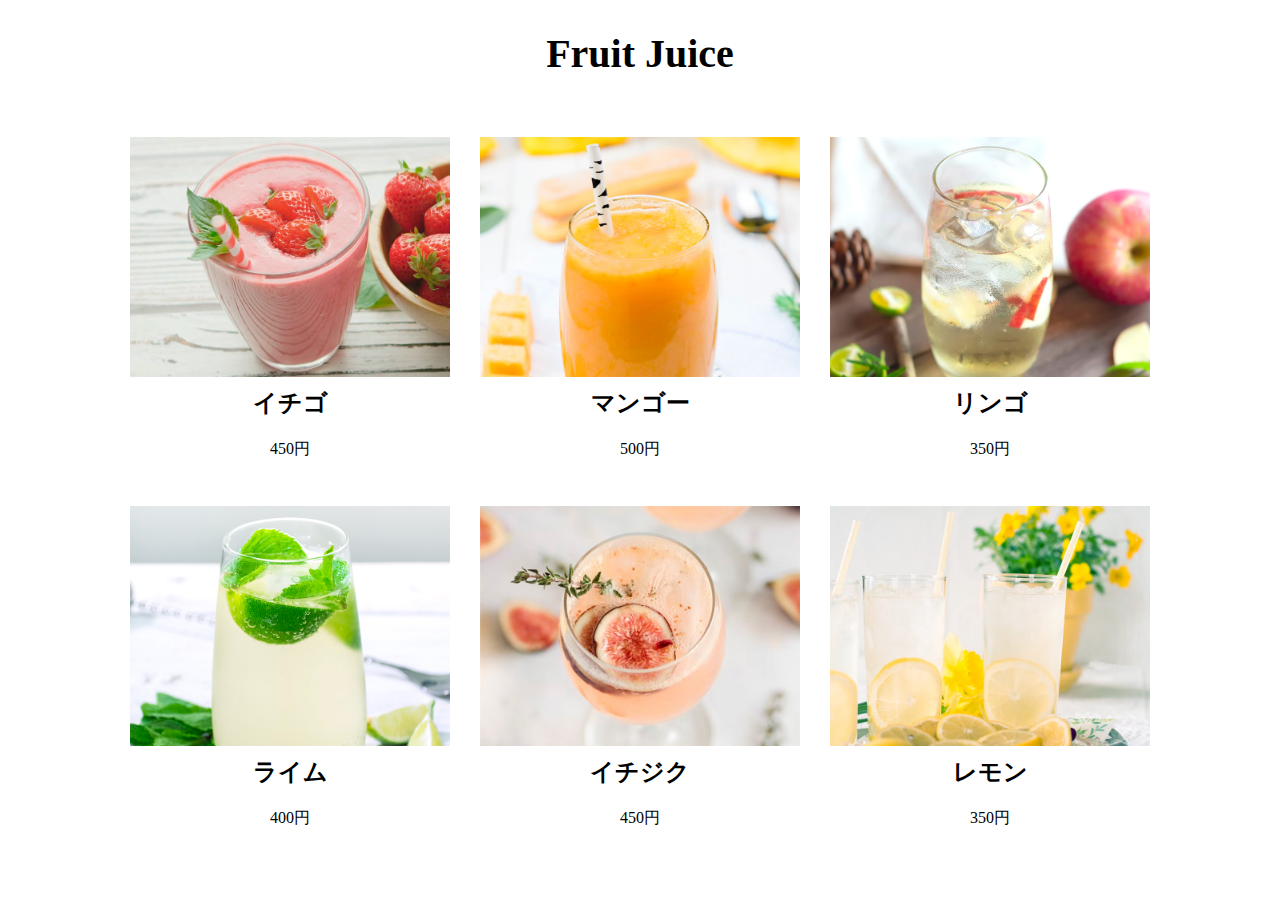
<file: anime/index.html>
<!DOCTYPE html>
<html lang="ja">
<head>
    <meta charset="UTF-8">
    <meta name="viewport" content="width=device-width, initial-scale=1.0">
    <title>Menu List</title>
    <link rel="stylesheet" href="css/style.css">
    <script src="js/script.js" defer></script>
</head>
<body>
    <h1>Fruit Juice</h1>
    <div id="menu"></div>
</body>
</html>
</file>
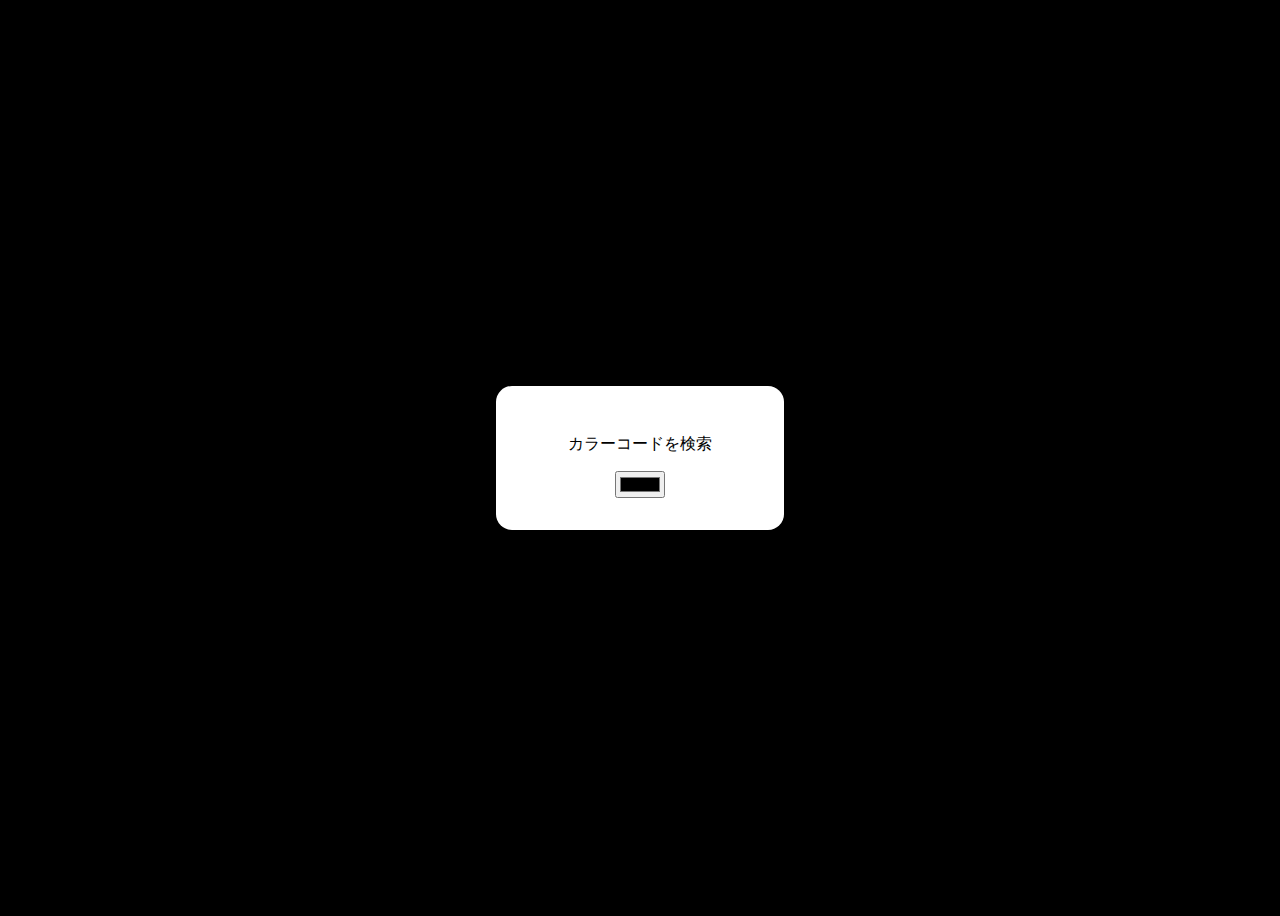
<file: colorpicker/index.html>
<!DOCTYPE html>
<html lang="ja">

<head>
  <meta charset="UTF-8">
  <title>カラーピッカー</title>
  <link rel="stylesheet" href="css/style.css">
</head>

<body>
  <div>
    <p id="colorText">カラーコードを検索</p>
    <input id="colorPicker" type="color">
  </div>
  <script src="./js/index.js" defer></script>
</body>

</html>
</file>
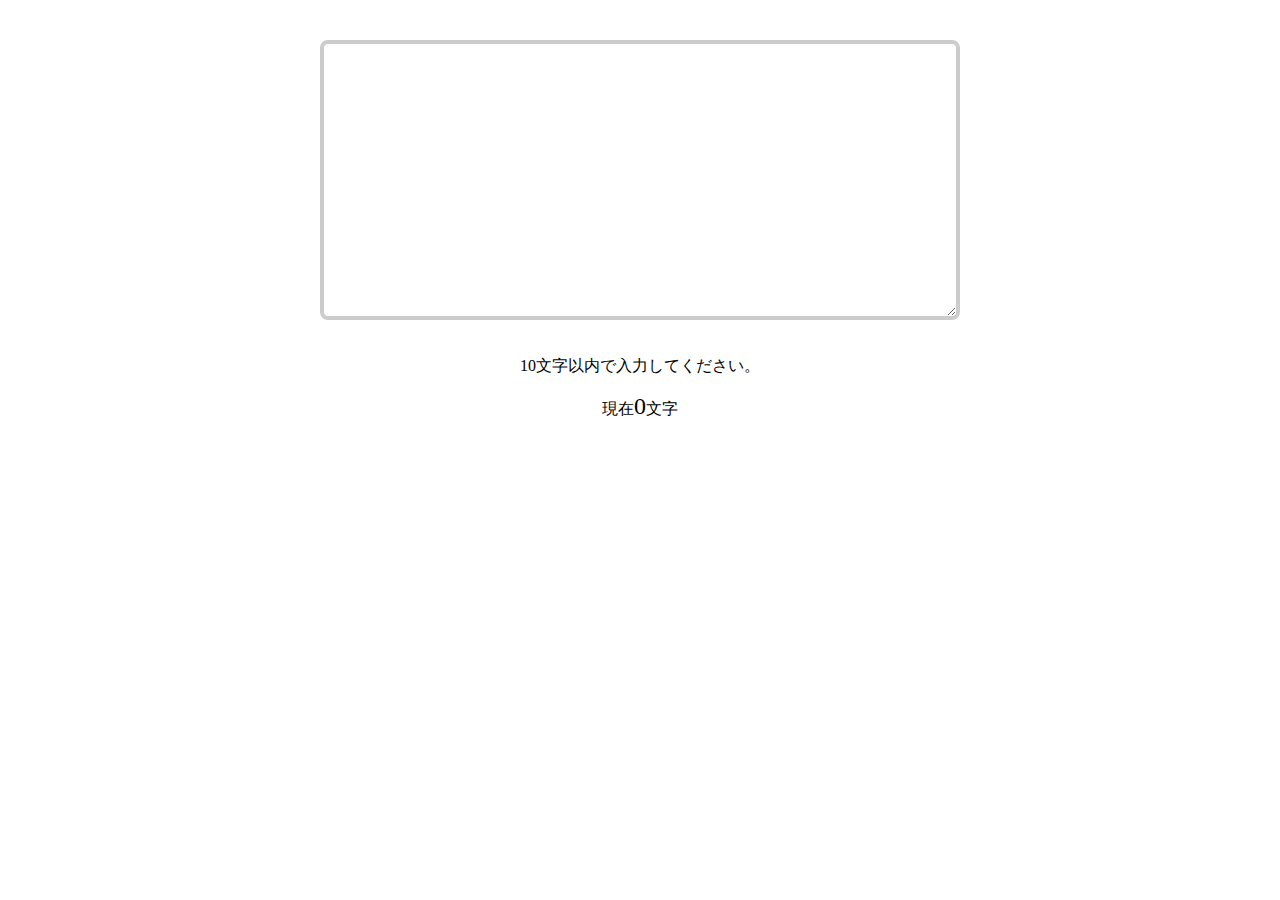
<file: countStr/index.html>
<!DOCTYPE html>
<html lang="ja">

<head>
  <meta charset="UTF-8">
  <meta name="viewport" content="width=device-width, initial-scale=1.0">
  <title>文字を数える</title>
  <link rel="stylesheet" href="./css/style.css">
</head>
<body>
<textarea id="text"></textarea>
<p>10文字以内で入力してください。</p>
<p>現在<span id="count">0</span>文字</p>
  <script src="./js/script.js"></script>
</body>

</html>
</file>
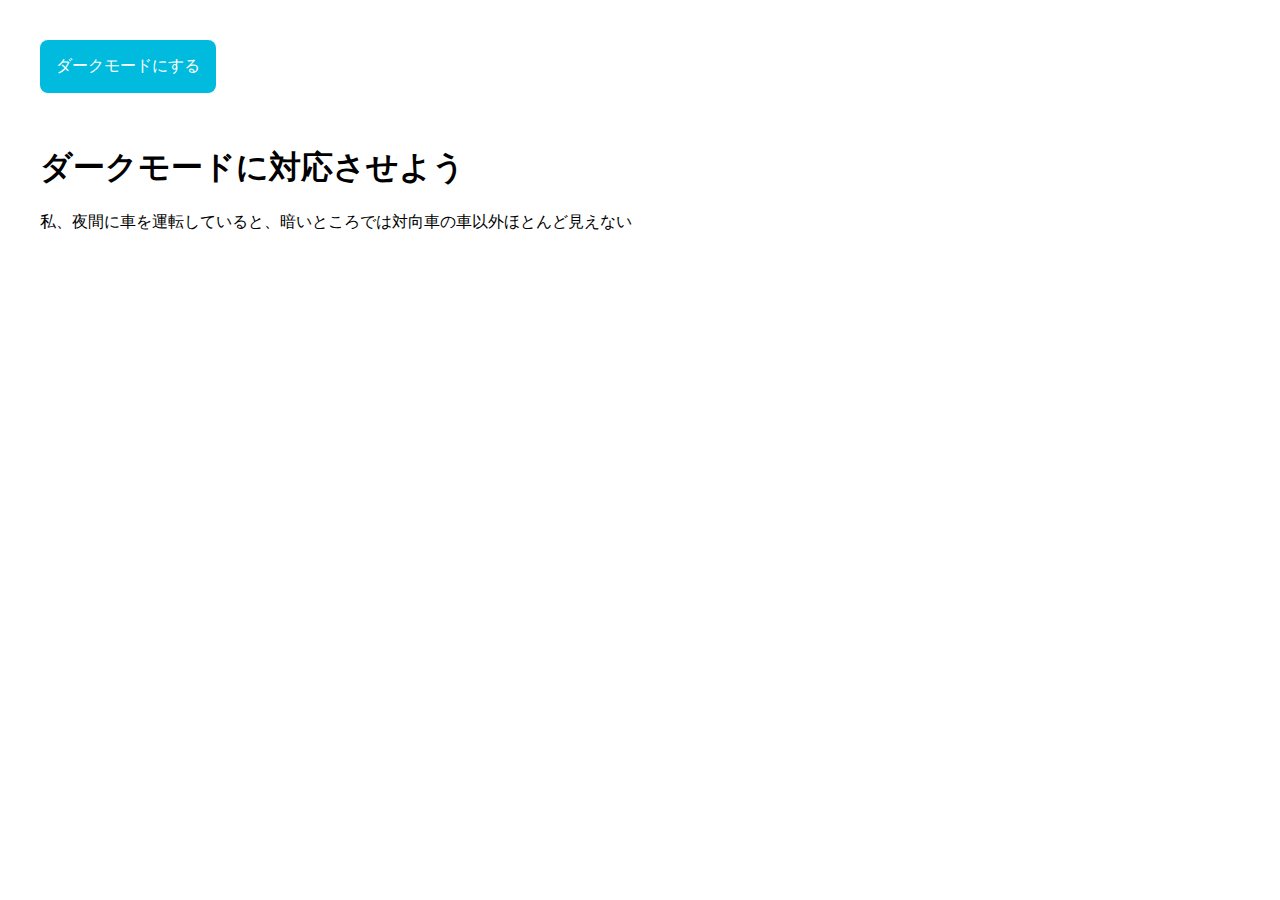
<file: darkmode/index.html>
<!DOCTYPE html>
<html lang="ja">

<head>
  <meta charset="UTF-8">
  <meta name="viewport" content="width=device-width, initial-scale=1.0">
  <title>ダークモード対応</title>
  <link rel="stylesheet" href="./css/style.css">
</head>
<body>
  <button id="btn">ダークモードにする</button>
  <h1>ダークモードに対応させよう</h1>
  <p>私、夜間に車を運転していると、暗いところでは対向車の車以外ほとんど見えない</p>
  <script src="./js/script.js"></script>
</body>

</html>
</file>
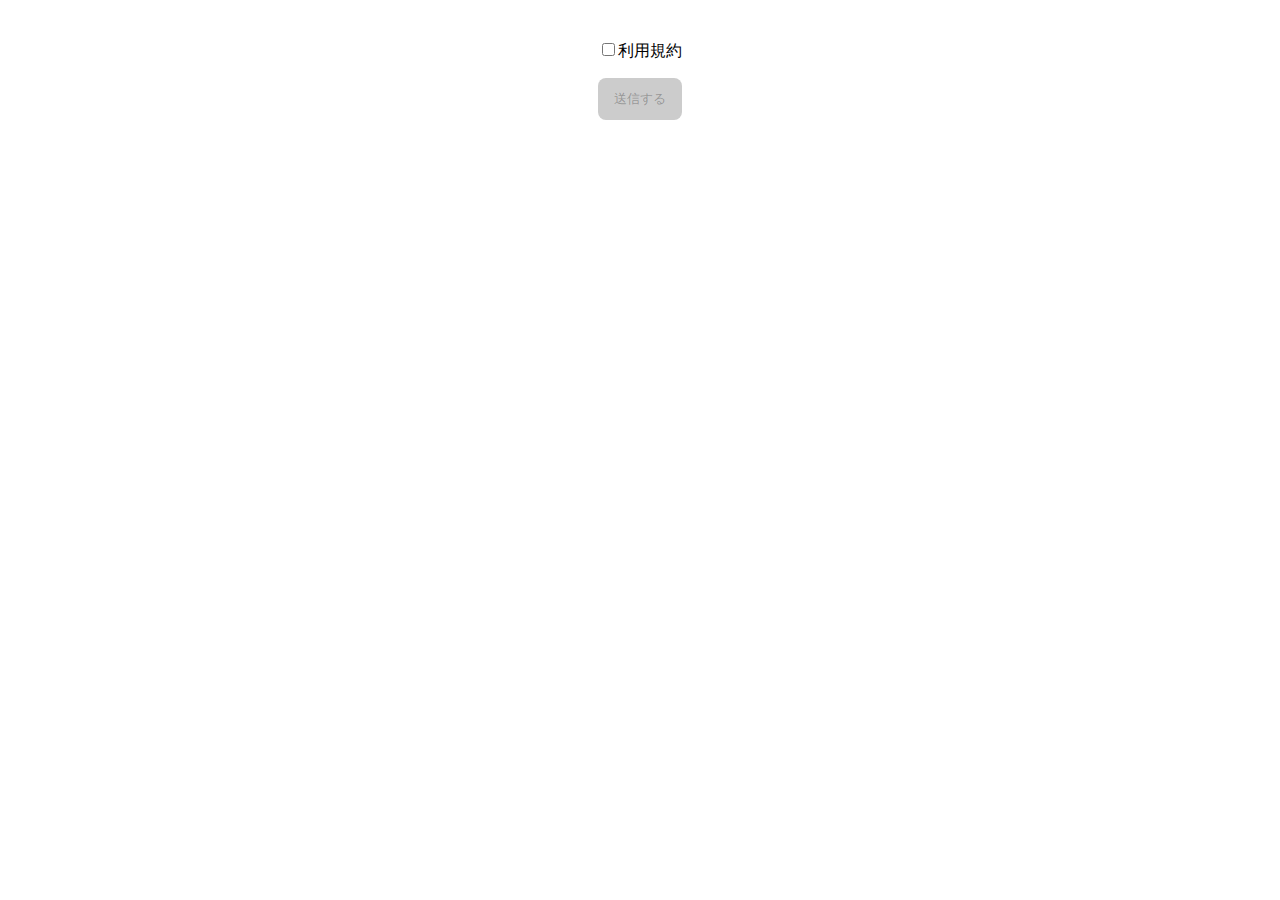
<file: isTermsChecked/index.html>
<!DOCTYPE html>
<html lang="ja">

<head>
  <meta charset="UTF-8">
  <meta name="viewport" content="width=device-width, initial-scale=1.0">
  <title>チェックを入れるとボタンが押せる</title>
  <link rel="stylesheet" href="./css/style.css">
</head>
<body>
<label><input id="check" type="checkbox">利用規約</label>
<input id="btn" type="submit" value="送信する" disabled>
  <script src="./js/script.js"></script>
</body>

</html>
</file>
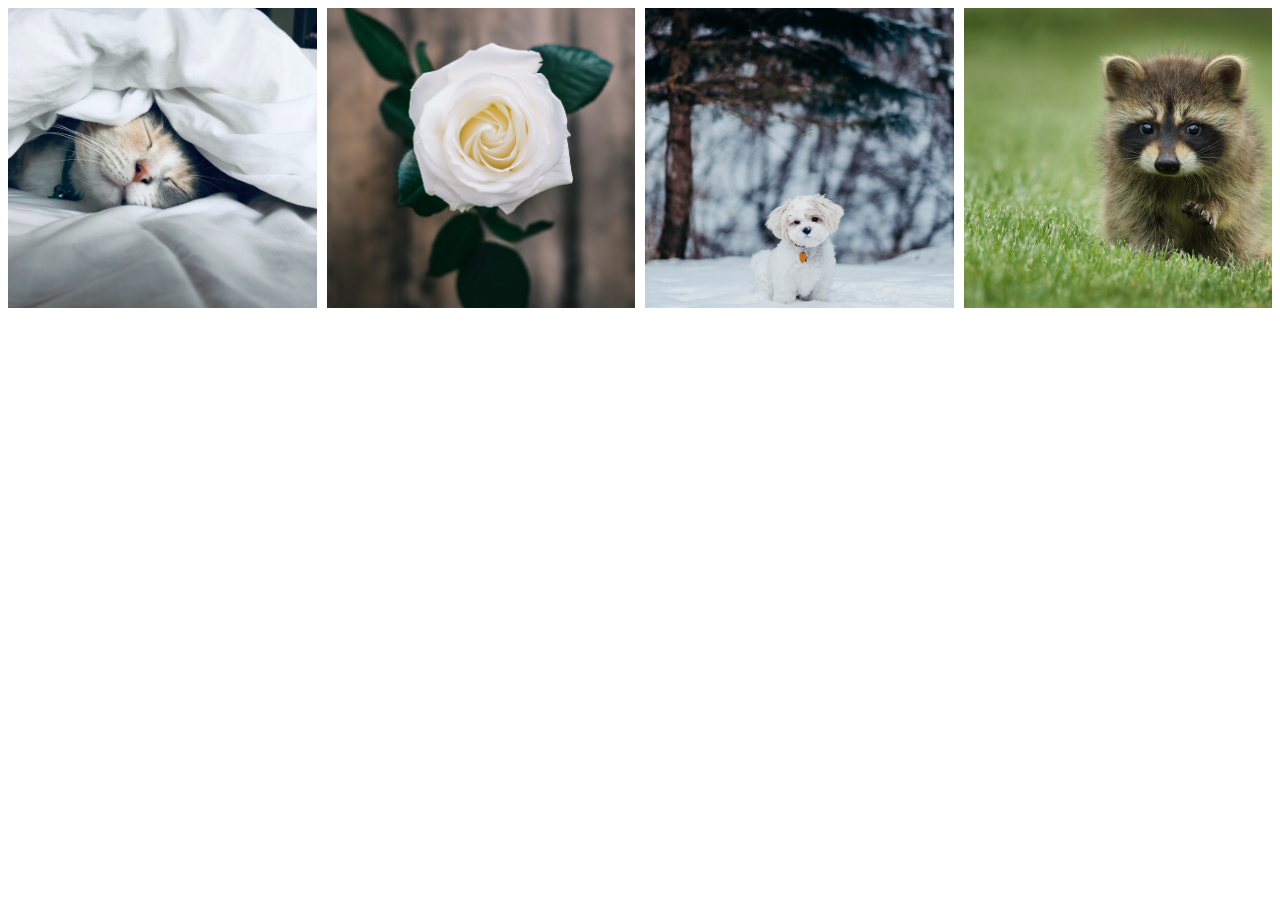
<file: loading/index.html>
<!DOCTYPE html>
<html lang="ja">

<head>
  <meta charset="UTF-8">
  <title>ローディング</title>
  <link rel="stylesheet" href="css/style.css">
</head>

<body>
  <!-- Loading -->

  <div id="loading">
    <img class="spinner" src="images/loading.png" alt="" />
  </div>
  <!-- contents -->
   <div class="gallery">
    <div class="item">
      <img src="images/img1.jpg" alt="">
    </div>
    <div class="item">
      <img src="images/img2.jpg" alt="">
    </div>
    <div class="item">
      <img src="images/img3.jpg" alt="">
    </div>
    <div class="item">
      <img src="images/img4.jpg" alt="">
    </div>
   </div>

  <script src="./js/script.js" defer></script>
</body>

</html>
</file>
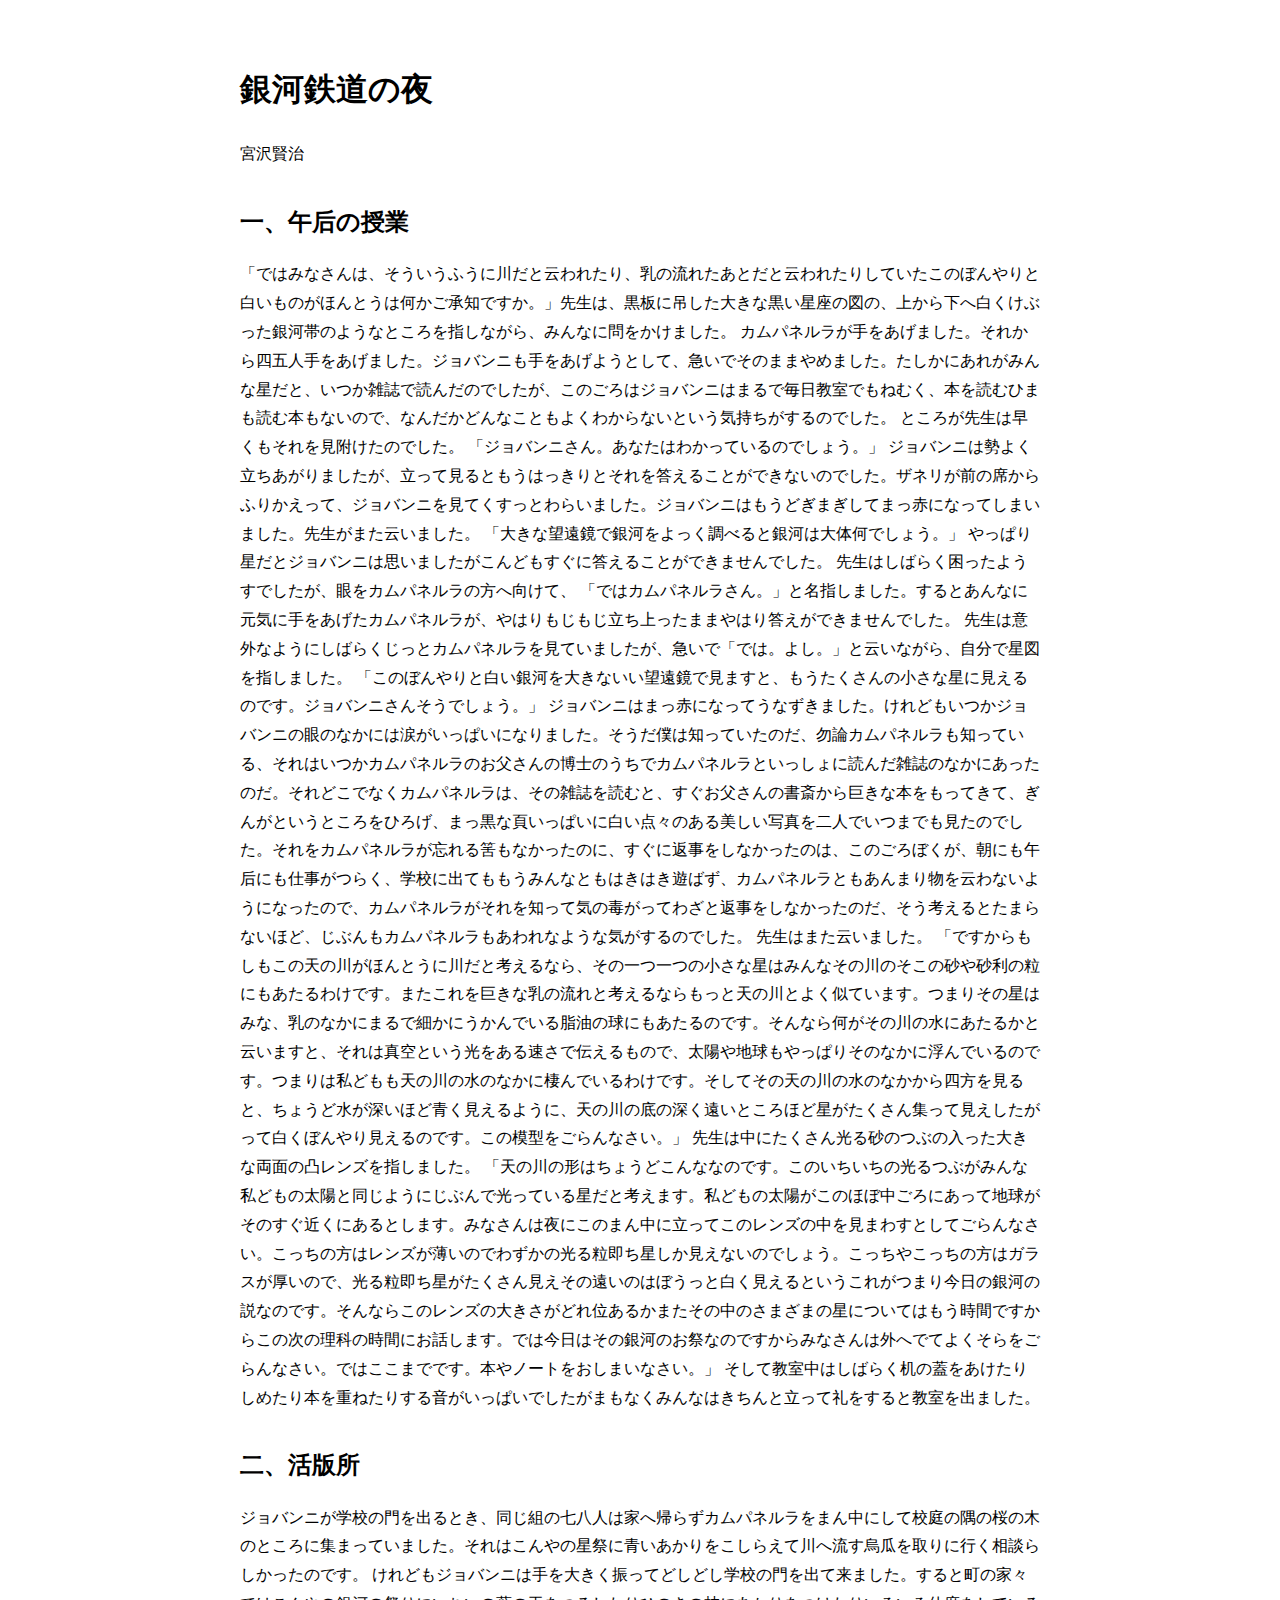
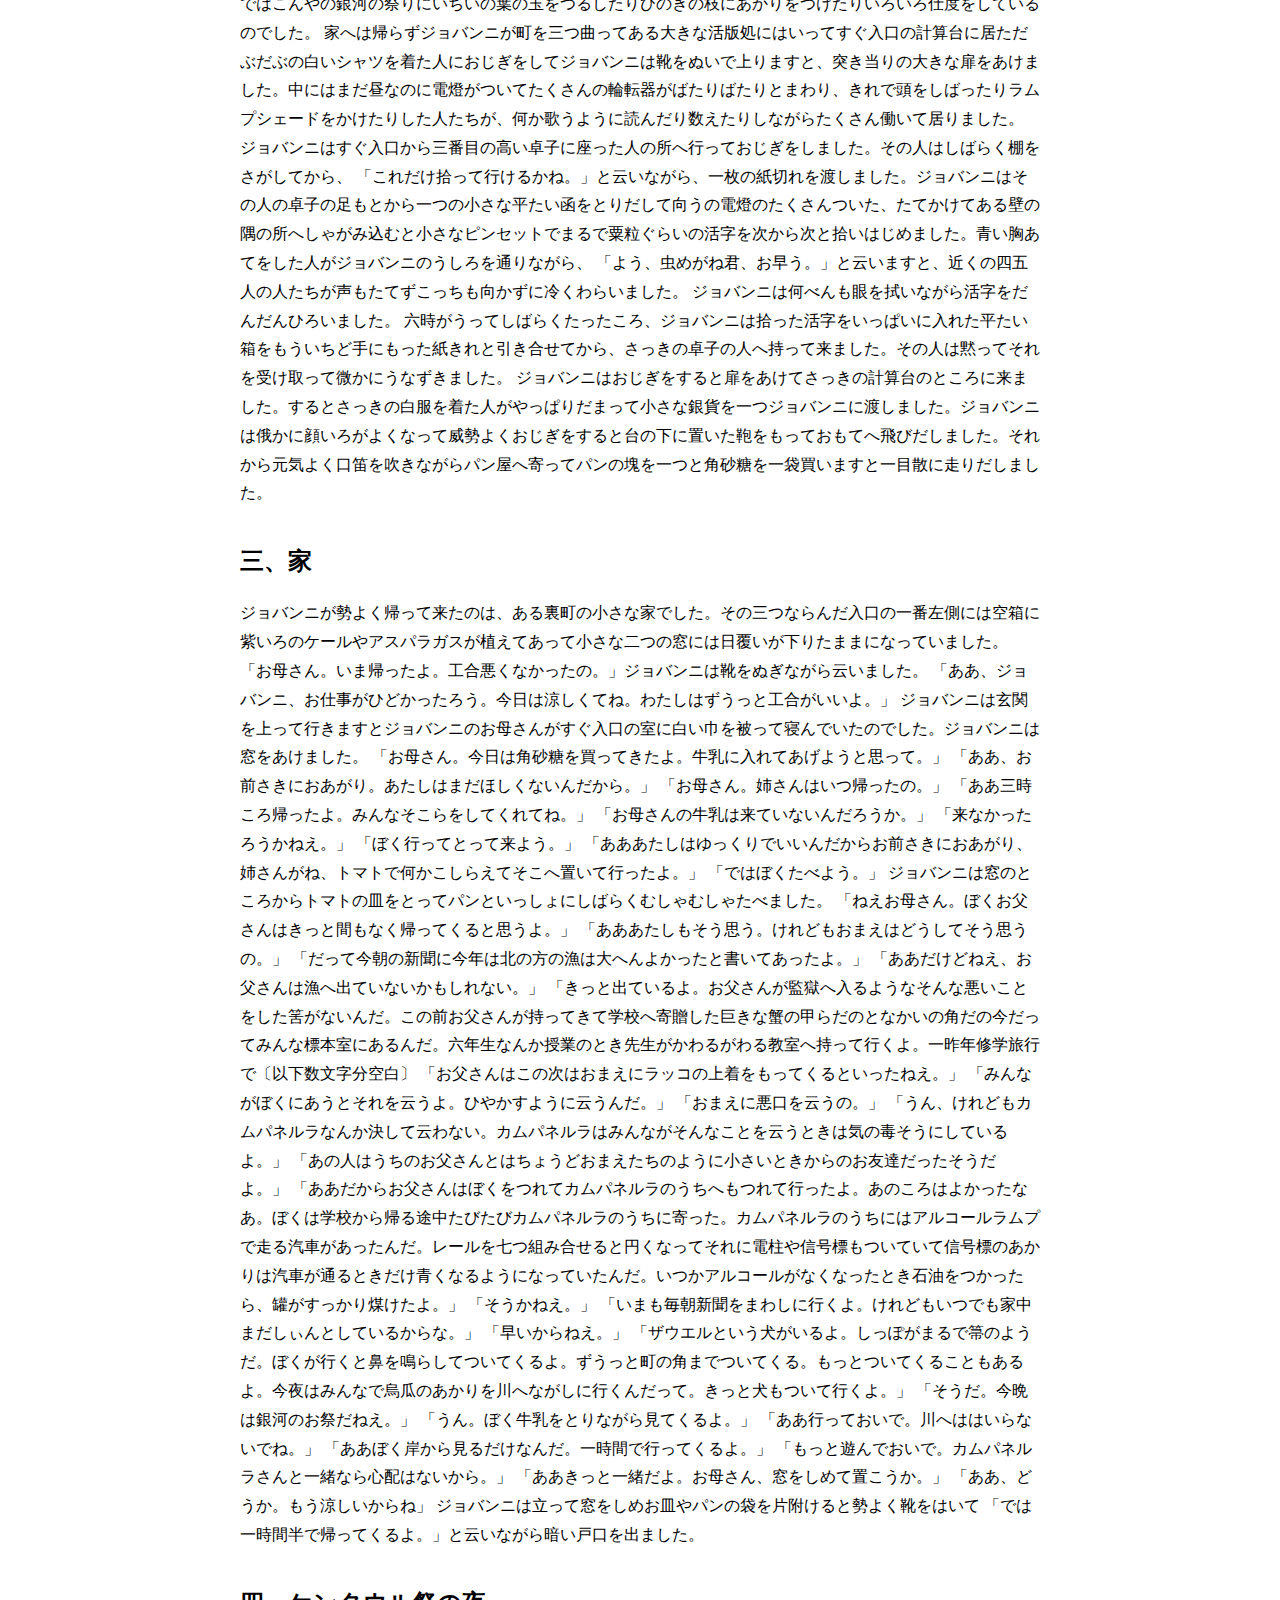
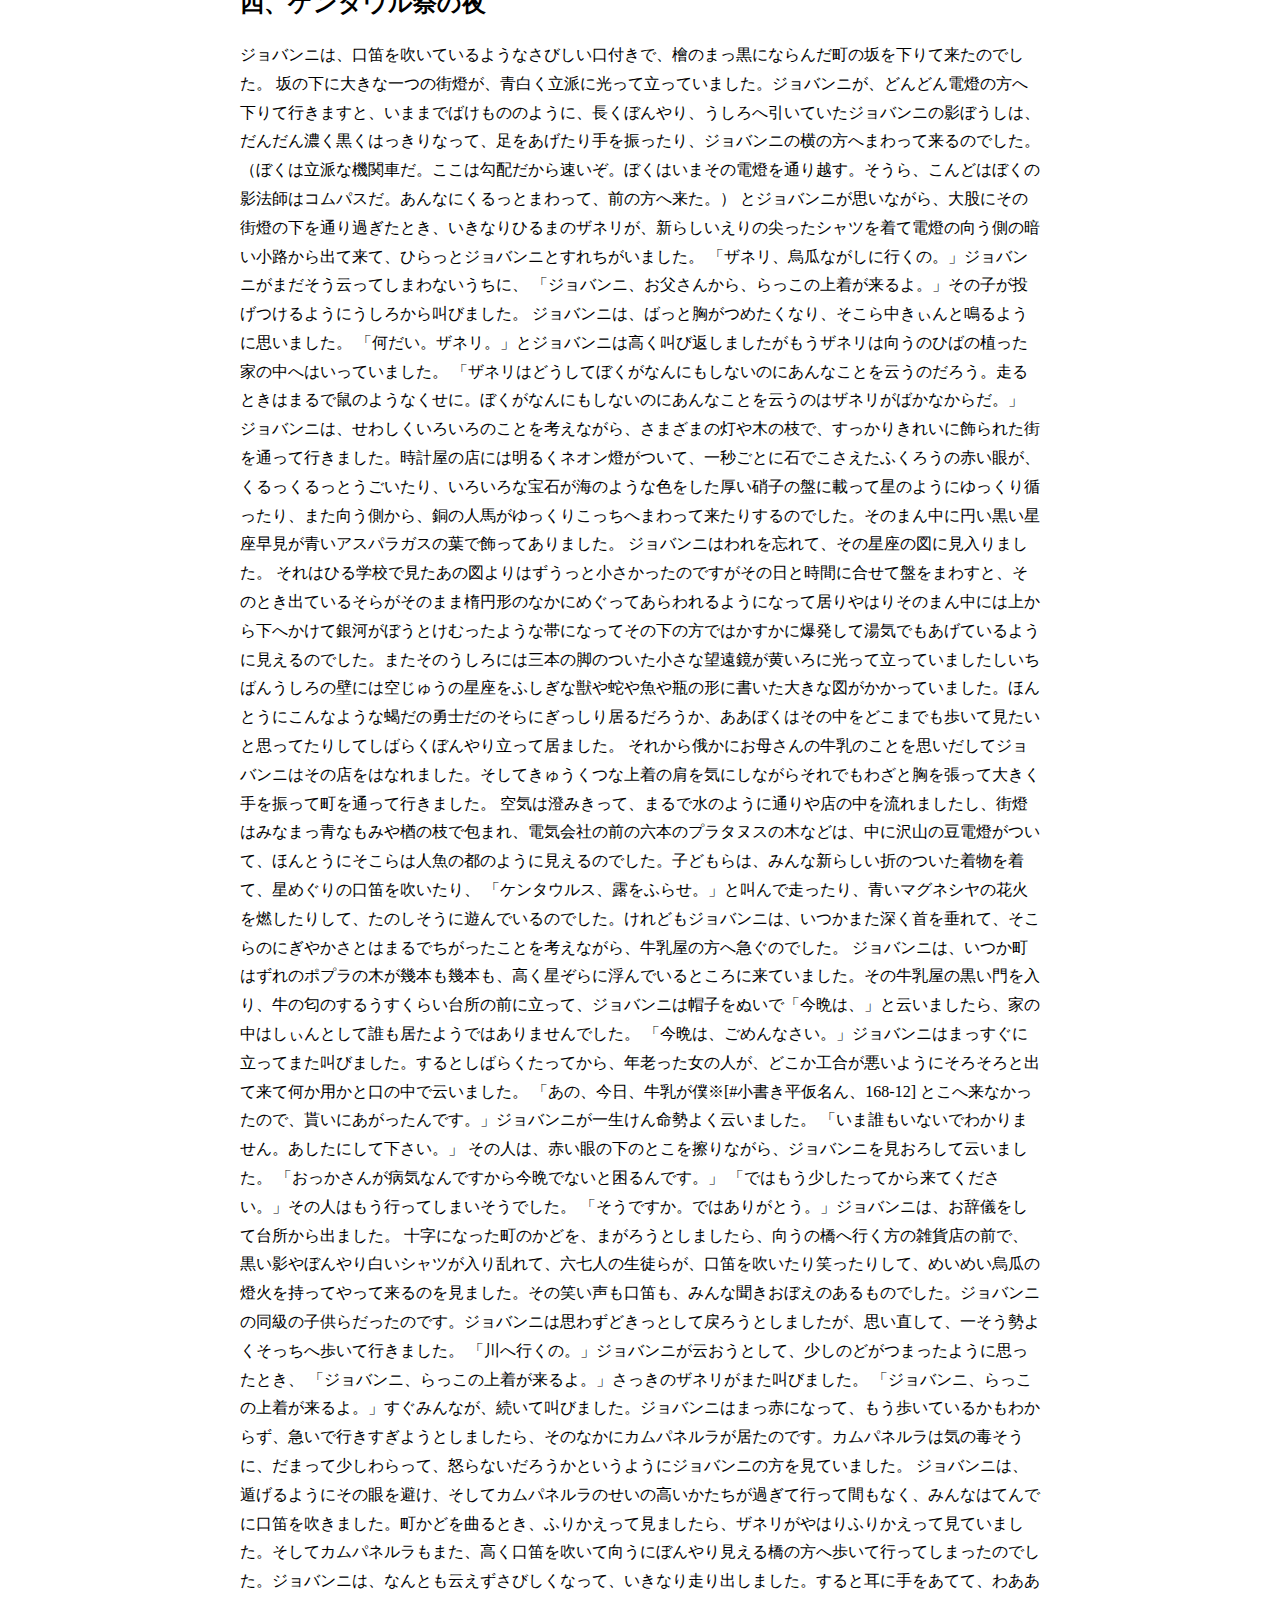
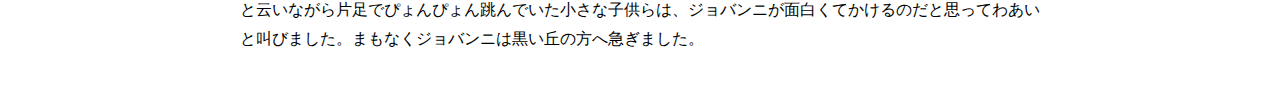
<file: scroll/index.html>
<!DOCTYPE html>
<html lang="ja">
<head>
    <meta charset="UTF-8">
    <meta name="viewport" content="width=device-width, initial-scale=1.0">
    <title>ページのスクロール量を表示しよう</title>
    <link rel="stylesheet" href="css/style.css">
    <script src="js/script.js" defer></script>
</head>
<body>
    <div id="bar"></div>

    <article>
        <h1>銀河鉄道の夜</h1>
        <p>宮沢賢治</p>

        <h2>一、午后の授業</h2>
        <p>「ではみなさんは、そういうふうに川だと云われたり、乳の流れたあとだと云われたりしていたこのぼんやりと白いものがほんとうは何かご承知ですか。」先生は、黒板に吊した大きな黒い星座の図の、上から下へ白くけぶった銀河帯のようなところを指しながら、みんなに問をかけました。
        カムパネルラが手をあげました。それから四五人手をあげました。ジョバンニも手をあげようとして、急いでそのままやめました。たしかにあれがみんな星だと、いつか雑誌で読んだのでしたが、このごろはジョバンニはまるで毎日教室でもねむく、本を読むひまも読む本もないので、なんだかどんなこともよくわからないという気持ちがするのでした。
        ところが先生は早くもそれを見附けたのでした。
        「ジョバンニさん。あなたはわかっているのでしょう。」
        ジョバンニは勢よく立ちあがりましたが、立って見るともうはっきりとそれを答えることができないのでした。ザネリが前の席からふりかえって、ジョバンニを見てくすっとわらいました。ジョバンニはもうどぎまぎしてまっ赤になってしまいました。先生がまた云いました。
        「大きな望遠鏡で銀河をよっく調べると銀河は大体何でしょう。」
        やっぱり星だとジョバンニは思いましたがこんどもすぐに答えることができませんでした。
        先生はしばらく困ったようすでしたが、眼をカムパネルラの方へ向けて、
        「ではカムパネルラさん。」と名指しました。するとあんなに元気に手をあげたカムパネルラが、やはりもじもじ立ち上ったままやはり答えができませんでした。
        先生は意外なようにしばらくじっとカムパネルラを見ていましたが、急いで「では。よし。」と云いながら、自分で星図を指しました。
        「このぼんやりと白い銀河を大きないい望遠鏡で見ますと、もうたくさんの小さな星に見えるのです。ジョバンニさんそうでしょう。」
        ジョバンニはまっ赤になってうなずきました。けれどもいつかジョバンニの眼のなかには涙がいっぱいになりました。そうだ僕は知っていたのだ、勿論カムパネルラも知っている、それはいつかカムパネルラのお父さんの博士のうちでカムパネルラといっしょに読んだ雑誌のなかにあったのだ。それどこでなくカムパネルラは、その雑誌を読むと、すぐお父さんの書斎から巨きな本をもってきて、ぎんがというところをひろげ、まっ黒な頁いっぱいに白い点々のある美しい写真を二人でいつまでも見たのでした。それをカムパネルラが忘れる筈もなかったのに、すぐに返事をしなかったのは、このごろぼくが、朝にも午后にも仕事がつらく、学校に出てももうみんなともはきはき遊ばず、カムパネルラともあんまり物を云わないようになったので、カムパネルラがそれを知って気の毒がってわざと返事をしなかったのだ、そう考えるとたまらないほど、じぶんもカムパネルラもあわれなような気がするのでした。
        先生はまた云いました。
        「ですからもしもこの天の川がほんとうに川だと考えるなら、その一つ一つの小さな星はみんなその川のそこの砂や砂利の粒にもあたるわけです。またこれを巨きな乳の流れと考えるならもっと天の川とよく似ています。つまりその星はみな、乳のなかにまるで細かにうかんでいる脂油の球にもあたるのです。そんなら何がその川の水にあたるかと云いますと、それは真空という光をある速さで伝えるもので、太陽や地球もやっぱりそのなかに浮んでいるのです。つまりは私どもも天の川の水のなかに棲んでいるわけです。そしてその天の川の水のなかから四方を見ると、ちょうど水が深いほど青く見えるように、天の川の底の深く遠いところほど星がたくさん集って見えしたがって白くぼんやり見えるのです。この模型をごらんなさい。」
        先生は中にたくさん光る砂のつぶの入った大きな両面の凸レンズを指しました。
        「天の川の形はちょうどこんななのです。このいちいちの光るつぶがみんな私どもの太陽と同じようにじぶんで光っている星だと考えます。私どもの太陽がこのほぼ中ごろにあって地球がそのすぐ近くにあるとします。みなさんは夜にこのまん中に立ってこのレンズの中を見まわすとしてごらんなさい。こっちの方はレンズが薄いのでわずかの光る粒即ち星しか見えないのでしょう。こっちやこっちの方はガラスが厚いので、光る粒即ち星がたくさん見えその遠いのはぼうっと白く見えるというこれがつまり今日の銀河の説なのです。そんならこのレンズの大きさがどれ位あるかまたその中のさまざまの星についてはもう時間ですからこの次の理科の時間にお話します。では今日はその銀河のお祭なのですからみなさんは外へでてよくそらをごらんなさい。ではここまでです。本やノートをおしまいなさい。」
        そして教室中はしばらく机の蓋をあけたりしめたり本を重ねたりする音がいっぱいでしたがまもなくみんなはきちんと立って礼をすると教室を出ました。</p>

        <h2>二、活版所</h2>
        <p>ジョバンニが学校の門を出るとき、同じ組の七八人は家へ帰らずカムパネルラをまん中にして校庭の隅の桜の木のところに集まっていました。それはこんやの星祭に青いあかりをこしらえて川へ流す烏瓜を取りに行く相談らしかったのです。
        けれどもジョバンニは手を大きく振ってどしどし学校の門を出て来ました。すると町の家々ではこんやの銀河の祭りにいちいの葉の玉をつるしたりひのきの枝にあかりをつけたりいろいろ仕度をしているのでした。
        家へは帰らずジョバンニが町を三つ曲ってある大きな活版処にはいってすぐ入口の計算台に居ただぶだぶの白いシャツを着た人におじぎをしてジョバンニは靴をぬいで上りますと、突き当りの大きな扉をあけました。中にはまだ昼なのに電燈がついてたくさんの輪転器がばたりばたりとまわり、きれで頭をしばったりラムプシェードをかけたりした人たちが、何か歌うように読んだり数えたりしながらたくさん働いて居りました。
        ジョバンニはすぐ入口から三番目の高い卓子に座った人の所へ行っておじぎをしました。その人はしばらく棚をさがしてから、
        「これだけ拾って行けるかね。」と云いながら、一枚の紙切れを渡しました。ジョバンニはその人の卓子の足もとから一つの小さな平たい函をとりだして向うの電燈のたくさんついた、たてかけてある壁の隅の所へしゃがみ込むと小さなピンセットでまるで粟粒ぐらいの活字を次から次と拾いはじめました。青い胸あてをした人がジョバンニのうしろを通りながら、
        「よう、虫めがね君、お早う。」と云いますと、近くの四五人の人たちが声もたてずこっちも向かずに冷くわらいました。
        ジョバンニは何べんも眼を拭いながら活字をだんだんひろいました。
        六時がうってしばらくたったころ、ジョバンニは拾った活字をいっぱいに入れた平たい箱をもういちど手にもった紙きれと引き合せてから、さっきの卓子の人へ持って来ました。その人は黙ってそれを受け取って微かにうなずきました。
        ジョバンニはおじぎをすると扉をあけてさっきの計算台のところに来ました。するとさっきの白服を着た人がやっぱりだまって小さな銀貨を一つジョバンニに渡しました。ジョバンニは俄かに顔いろがよくなって威勢よくおじぎをすると台の下に置いた鞄をもっておもてへ飛びだしました。それから元気よく口笛を吹きながらパン屋へ寄ってパンの塊を一つと角砂糖を一袋買いますと一目散に走りだしました。</p>

        <h2>三、家</h2>
        <p>ジョバンニが勢よく帰って来たのは、ある裏町の小さな家でした。その三つならんだ入口の一番左側には空箱に紫いろのケールやアスパラガスが植えてあって小さな二つの窓には日覆いが下りたままになっていました。
        「お母さん。いま帰ったよ。工合悪くなかったの。」ジョバンニは靴をぬぎながら云いました。
        「ああ、ジョバンニ、お仕事がひどかったろう。今日は涼しくてね。わたしはずうっと工合がいいよ。」
        ジョバンニは玄関を上って行きますとジョバンニのお母さんがすぐ入口の室に白い巾を被って寝んでいたのでした。ジョバンニは窓をあけました。
        「お母さん。今日は角砂糖を買ってきたよ。牛乳に入れてあげようと思って。」
        「ああ、お前さきにおあがり。あたしはまだほしくないんだから。」
        「お母さん。姉さんはいつ帰ったの。」
        「ああ三時ころ帰ったよ。みんなそこらをしてくれてね。」
        「お母さんの牛乳は来ていないんだろうか。」
        「来なかったろうかねえ。」
        「ぼく行ってとって来よう。」
        「あああたしはゆっくりでいいんだからお前さきにおあがり、姉さんがね、トマトで何かこしらえてそこへ置いて行ったよ。」
        「ではぼくたべよう。」
        ジョバンニは窓のところからトマトの皿をとってパンといっしょにしばらくむしゃむしゃたべました。
        「ねえお母さん。ぼくお父さんはきっと間もなく帰ってくると思うよ。」
        「あああたしもそう思う。けれどもおまえはどうしてそう思うの。」
        「だって今朝の新聞に今年は北の方の漁は大へんよかったと書いてあったよ。」
        「ああだけどねえ、お父さんは漁へ出ていないかもしれない。」
        「きっと出ているよ。お父さんが監獄へ入るようなそんな悪いことをした筈がないんだ。この前お父さんが持ってきて学校へ寄贈した巨きな蟹の甲らだのとなかいの角だの今だってみんな標本室にあるんだ。六年生なんか授業のとき先生がかわるがわる教室へ持って行くよ。一昨年修学旅行で〔以下数文字分空白〕
        「お父さんはこの次はおまえにラッコの上着をもってくるといったねえ。」
        「みんながぼくにあうとそれを云うよ。ひやかすように云うんだ。」
        「おまえに悪口を云うの。」
        「うん、けれどもカムパネルラなんか決して云わない。カムパネルラはみんながそんなことを云うときは気の毒そうにしているよ。」
        「あの人はうちのお父さんとはちょうどおまえたちのように小さいときからのお友達だったそうだよ。」
        「ああだからお父さんはぼくをつれてカムパネルラのうちへもつれて行ったよ。あのころはよかったなあ。ぼくは学校から帰る途中たびたびカムパネルラのうちに寄った。カムパネルラのうちにはアルコールラムプで走る汽車があったんだ。レールを七つ組み合せると円くなってそれに電柱や信号標もついていて信号標のあかりは汽車が通るときだけ青くなるようになっていたんだ。いつかアルコールがなくなったとき石油をつかったら、罐がすっかり煤けたよ。」
        「そうかねえ。」
        「いまも毎朝新聞をまわしに行くよ。けれどもいつでも家中まだしぃんとしているからな。」
        「早いからねえ。」
        「ザウエルという犬がいるよ。しっぽがまるで箒のようだ。ぼくが行くと鼻を鳴らしてついてくるよ。ずうっと町の角までついてくる。もっとついてくることもあるよ。今夜はみんなで烏瓜のあかりを川へながしに行くんだって。きっと犬もついて行くよ。」
        「そうだ。今晩は銀河のお祭だねえ。」
        「うん。ぼく牛乳をとりながら見てくるよ。」
        「ああ行っておいで。川へははいらないでね。」
        「ああぼく岸から見るだけなんだ。一時間で行ってくるよ。」
        「もっと遊んでおいで。カムパネルラさんと一緒なら心配はないから。」
        「ああきっと一緒だよ。お母さん、窓をしめて置こうか。」
        「ああ、どうか。もう涼しいからね」
        ジョバンニは立って窓をしめお皿やパンの袋を片附けると勢よく靴をはいて
        「では一時間半で帰ってくるよ。」と云いながら暗い戸口を出ました。</p>

        <h2>四、ケンタウル祭の夜</h2>
        <p>ジョバンニは、口笛を吹いているようなさびしい口付きで、檜のまっ黒にならんだ町の坂を下りて来たのでした。
        坂の下に大きな一つの街燈が、青白く立派に光って立っていました。ジョバンニが、どんどん電燈の方へ下りて行きますと、いままでばけもののように、長くぼんやり、うしろへ引いていたジョバンニの影ぼうしは、だんだん濃く黒くはっきりなって、足をあげたり手を振ったり、ジョバンニの横の方へまわって来るのでした。
        （ぼくは立派な機関車だ。ここは勾配だから速いぞ。ぼくはいまその電燈を通り越す。そうら、こんどはぼくの影法師はコムパスだ。あんなにくるっとまわって、前の方へ来た。）
        とジョバンニが思いながら、大股にその街燈の下を通り過ぎたとき、いきなりひるまのザネリが、新らしいえりの尖ったシャツを着て電燈の向う側の暗い小路から出て来て、ひらっとジョバンニとすれちがいました。
        「ザネリ、烏瓜ながしに行くの。」ジョバンニがまだそう云ってしまわないうちに、
        「ジョバンニ、お父さんから、らっこの上着が来るよ。」その子が投げつけるようにうしろから叫びました。
        ジョバンニは、ばっと胸がつめたくなり、そこら中きぃんと鳴るように思いました。
        「何だい。ザネリ。」とジョバンニは高く叫び返しましたがもうザネリは向うのひばの植った家の中へはいっていました。
        「ザネリはどうしてぼくがなんにもしないのにあんなことを云うのだろう。走るときはまるで鼠のようなくせに。ぼくがなんにもしないのにあんなことを云うのはザネリがばかなからだ。」
        ジョバンニは、せわしくいろいろのことを考えながら、さまざまの灯や木の枝で、すっかりきれいに飾られた街を通って行きました。時計屋の店には明るくネオン燈がついて、一秒ごとに石でこさえたふくろうの赤い眼が、くるっくるっとうごいたり、いろいろな宝石が海のような色をした厚い硝子の盤に載って星のようにゆっくり循ったり、また向う側から、銅の人馬がゆっくりこっちへまわって来たりするのでした。そのまん中に円い黒い星座早見が青いアスパラガスの葉で飾ってありました。
        ジョバンニはわれを忘れて、その星座の図に見入りました。
        それはひる学校で見たあの図よりはずうっと小さかったのですがその日と時間に合せて盤をまわすと、そのとき出ているそらがそのまま楕円形のなかにめぐってあらわれるようになって居りやはりそのまん中には上から下へかけて銀河がぼうとけむったような帯になってその下の方ではかすかに爆発して湯気でもあげているように見えるのでした。またそのうしろには三本の脚のついた小さな望遠鏡が黄いろに光って立っていましたしいちばんうしろの壁には空じゅうの星座をふしぎな獣や蛇や魚や瓶の形に書いた大きな図がかかっていました。ほんとうにこんなような蝎だの勇士だのそらにぎっしり居るだろうか、ああぼくはその中をどこまでも歩いて見たいと思ってたりしてしばらくぼんやり立って居ました。
        それから俄かにお母さんの牛乳のことを思いだしてジョバンニはその店をはなれました。そしてきゅうくつな上着の肩を気にしながらそれでもわざと胸を張って大きく手を振って町を通って行きました。
        空気は澄みきって、まるで水のように通りや店の中を流れましたし、街燈はみなまっ青なもみや楢の枝で包まれ、電気会社の前の六本のプラタヌスの木などは、中に沢山の豆電燈がついて、ほんとうにそこらは人魚の都のように見えるのでした。子どもらは、みんな新らしい折のついた着物を着て、星めぐりの口笛を吹いたり、
        「ケンタウルス、露をふらせ。」と叫んで走ったり、青いマグネシヤの花火を燃したりして、たのしそうに遊んでいるのでした。けれどもジョバンニは、いつかまた深く首を垂れて、そこらのにぎやかさとはまるでちがったことを考えながら、牛乳屋の方へ急ぐのでした。
        ジョバンニは、いつか町はずれのポプラの木が幾本も幾本も、高く星ぞらに浮んでいるところに来ていました。その牛乳屋の黒い門を入り、牛の匂のするうすくらい台所の前に立って、ジョバンニは帽子をぬいで「今晩は、」と云いましたら、家の中はしぃんとして誰も居たようではありませんでした。
        「今晩は、ごめんなさい。」ジョバンニはまっすぐに立ってまた叫びました。するとしばらくたってから、年老った女の人が、どこか工合が悪いようにそろそろと出て来て何か用かと口の中で云いました。
        「あの、今日、牛乳が僕※[#小書き平仮名ん、168-12] とこへ来なかったので、貰いにあがったんです。」ジョバンニが一生けん命勢よく云いました。
        「いま誰もいないでわかりません。あしたにして下さい。」
        その人は、赤い眼の下のとこを擦りながら、ジョバンニを見おろして云いました。
        「おっかさんが病気なんですから今晩でないと困るんです。」
        「ではもう少したってから来てください。」その人はもう行ってしまいそうでした。
        「そうですか。ではありがとう。」ジョバンニは、お辞儀をして台所から出ました。
        十字になった町のかどを、まがろうとしましたら、向うの橋へ行く方の雑貨店の前で、黒い影やぼんやり白いシャツが入り乱れて、六七人の生徒らが、口笛を吹いたり笑ったりして、めいめい烏瓜の燈火を持ってやって来るのを見ました。その笑い声も口笛も、みんな聞きおぼえのあるものでした。ジョバンニの同級の子供らだったのです。ジョバンニは思わずどきっとして戻ろうとしましたが、思い直して、一そう勢よくそっちへ歩いて行きました。
        「川へ行くの。」ジョバンニが云おうとして、少しのどがつまったように思ったとき、
        「ジョバンニ、らっこの上着が来るよ。」さっきのザネリがまた叫びました。
        「ジョバンニ、らっこの上着が来るよ。」すぐみんなが、続いて叫びました。ジョバンニはまっ赤になって、もう歩いているかもわからず、急いで行きすぎようとしましたら、そのなかにカムパネルラが居たのです。カムパネルラは気の毒そうに、だまって少しわらって、怒らないだろうかというようにジョバンニの方を見ていました。
        ジョバンニは、遁げるようにその眼を避け、そしてカムパネルラのせいの高いかたちが過ぎて行って間もなく、みんなはてんでに口笛を吹きました。町かどを曲るとき、ふりかえって見ましたら、ザネリがやはりふりかえって見ていました。そしてカムパネルラもまた、高く口笛を吹いて向うにぼんやり見える橋の方へ歩いて行ってしまったのでした。ジョバンニは、なんとも云えずさびしくなって、いきなり走り出しました。すると耳に手をあてて、わああと云いながら片足でぴょんぴょん跳んでいた小さな子供らは、ジョバンニが面白くてかけるのだと思ってわあいと叫びました。まもなくジョバンニは黒い丘の方へ急ぎました。</p>
    </article>
</body>
</html>
</file>
<file: anime/css/style.css>
body {
  text-align: center;
  font-family: 'kiwi Maru',serif;
}

#menu {
  display: grid;
  gap: 30px;
  grid-template-columns: repeat(auto-fit,minmax(300px,1fr));
  max-width: 1020px;
  margin: auto;
  padding: 30px;
}

img {
  width: 100%;
  aspect-ratio: 4/3;
  object-fit: cover;
}

h1 {
  margin: 30px 0;
  font-size: 40px;
}

h2 {
  margin-top: 6px;
}
</file>
<file: colorpicker/css/style.css>
body {
  text-align: center;
  font-family: sans-serif;
  display: grid;
  place-items: center;
  height: 100vh;
  background-color: #000;
}

div {
  background-color: #fff;
  padding: 2rem;
  border-radius: 1rem;
  width: 14rem;
  box-shadow: 0 0 1rem rgba(0,0,0,.5);
}
</file>
<file: countStr/css/style.css>
body {
text-align: center;
padding: 2rem;
}

#text {
  padding: 1rem;
  margin-bottom: 1rem;
  font-size: 1.5rem;
  border-radius: 8px;
  border: 4px solid #ccc;
  width: 600px;
  height: 240px;
  max-width: 100%;
}

#count {
  font-size: 1.5rem;
}

.alert {
  color: #f66;
}
</file>
<file: darkmode/css/style.css>
body {
  padding: 2rem;
  transition: .5s;
}

.dark-theme {
  background: #000;
  color: #ddd;
}

#btn {
  background: #0bd;
  padding: 1rem;
  margin-bottom: 2rem;
  font-size: 1rem;
  color: #fff;
  border-radius: 8px;
  border: 0;
  cursor: pointer;
}
</file>
<file: isTermsChecked/css/style.css>
body {
text-align: center;
padding: 2rem;
}

label {
  display: block;
  margin-bottom: 1rem;
}

#btn {
  background: #0bd;
  padding: .75rem 1rem;
  border-radius: 8px;
  border: none;
}

#btn:disabled {
  background: #ccc;
}
</file>
<file: loading/css/style.css>
#loading {
  transition: all 1s;
  background-color: #ddd;
  position: fixed;
  z-index: 9999;
  inset: 0;
  display: grid;
  place-items: center;
}

.spinner {
  width: 200px;
  height: 200px;
}

.gallery {
  display: grid;
  gap: 10px;
  grid-template-columns: repeat(auto-fit,minmax(300px,1fr));
}

img {
  width: 100%;
  height: 300px;
  object-fit: cover;
}

.loaded {
  opacity: 0;
  visibility: hidden;
}
</file>
<file: scroll/css/style.css>
#bar {
  background-color: #0db;
  position: fixed;
  top: 0;
  left: 0;
  height: 10px;
}

article {
  max-width: 800px;
  margin: auto;
  padding: 2rem;
  line-height: 1.8;
}

h2 {
  margin: 2rem 0 1rem;
}
</file>
